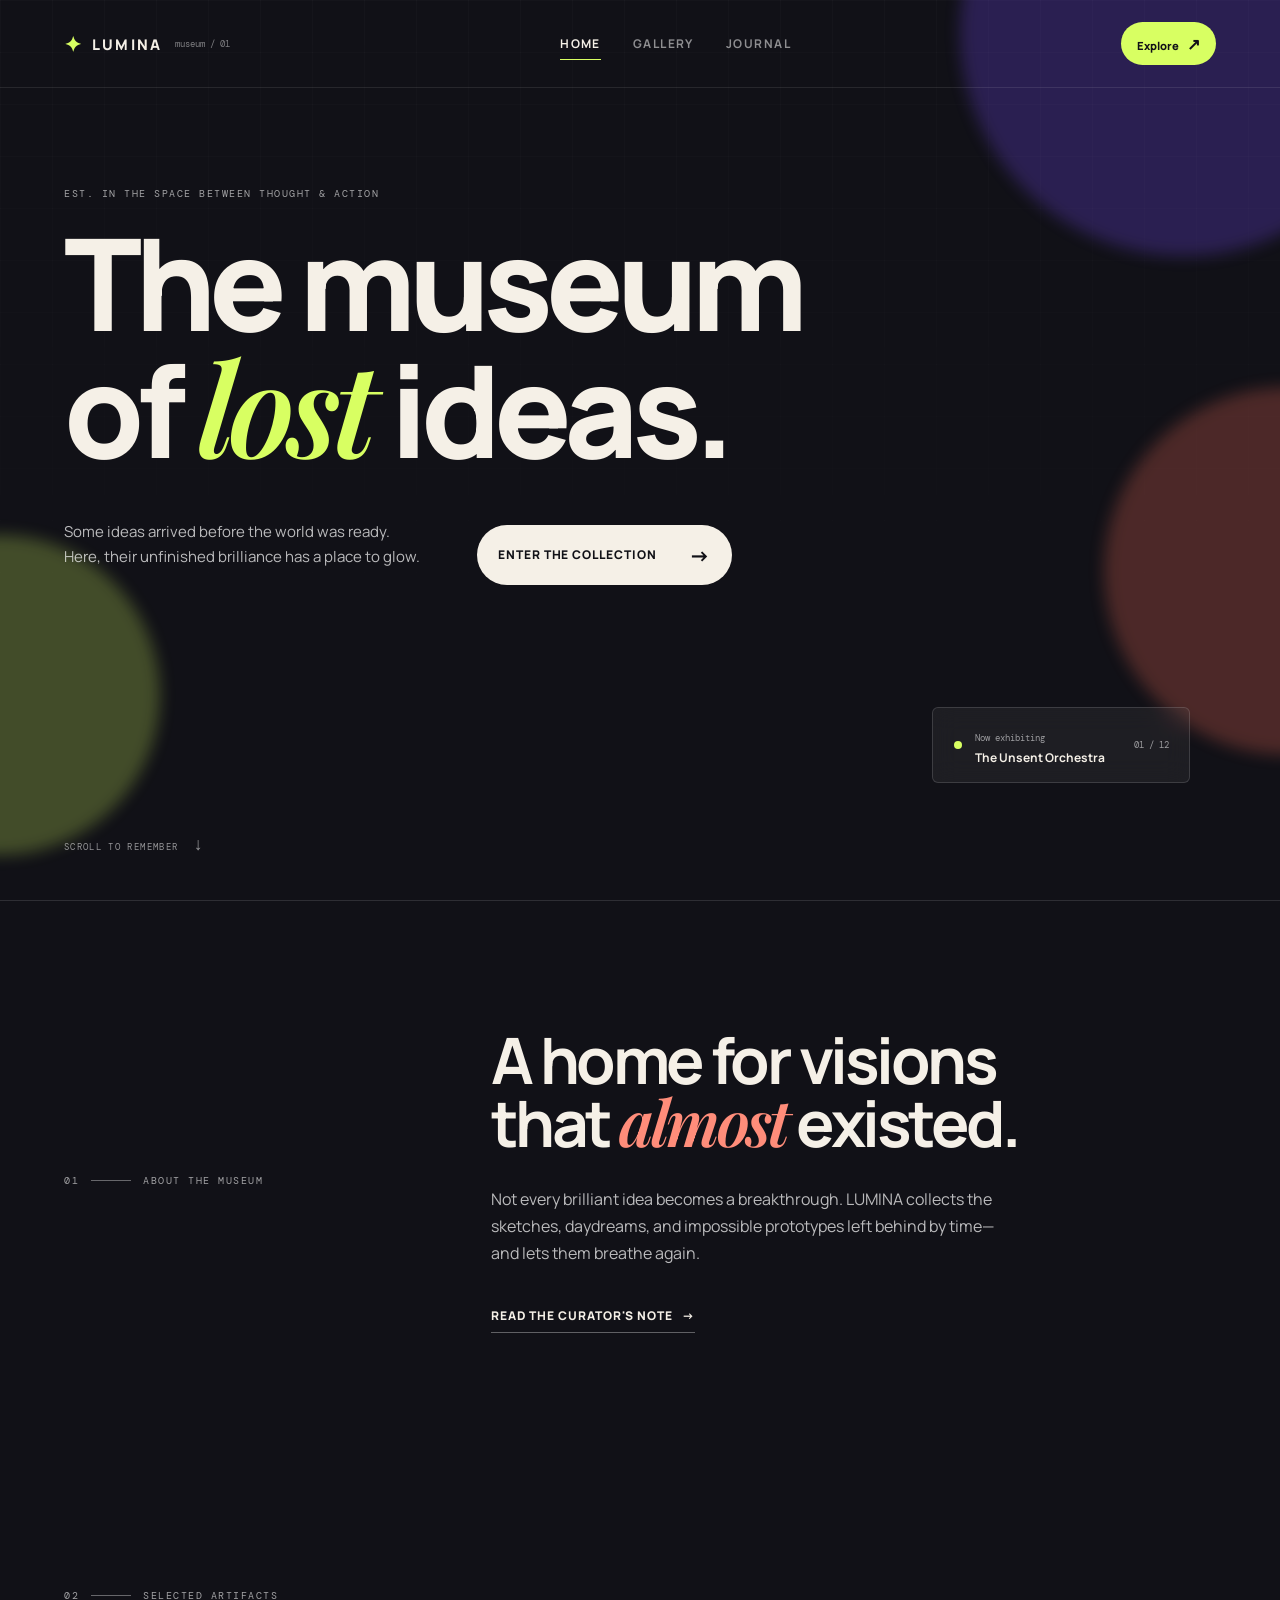
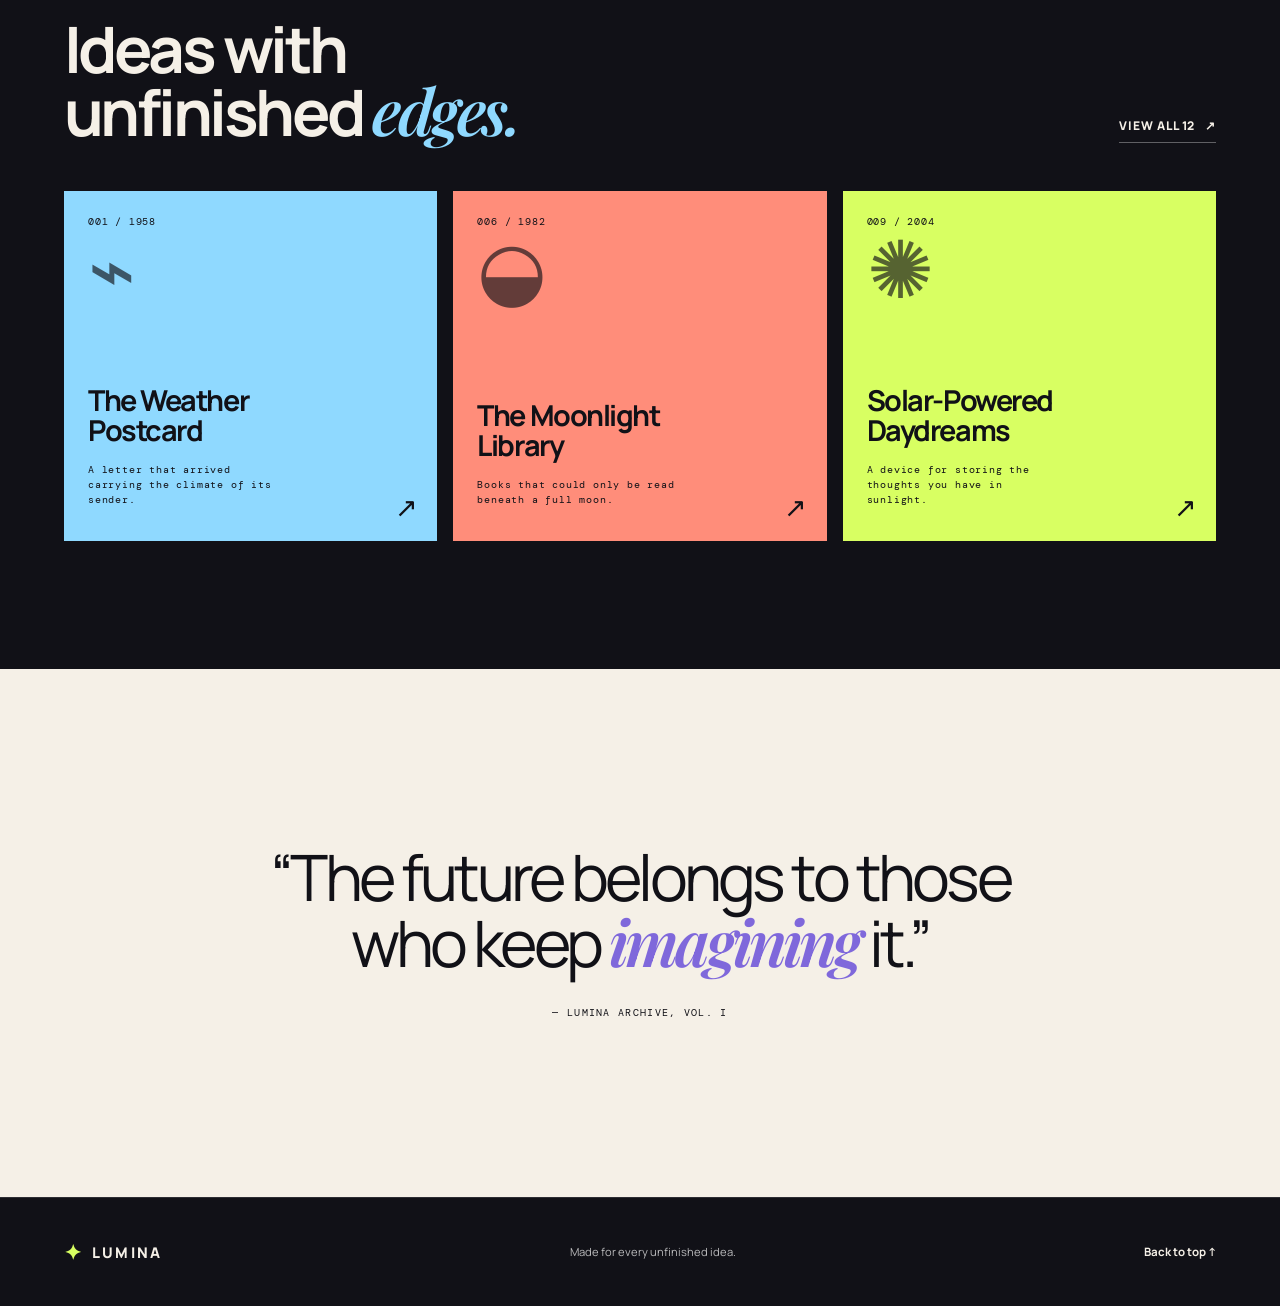
<file: index.html>
<!DOCTYPE html>
<html lang="en">
<head>
  <meta charset="UTF-8">
  <meta name="viewport" content="width=device-width, initial-scale=1.0">
  <meta name="description" content="LUMINA — The Museum of Lost Ideas. A digital home for inventions that never came to be.">
  <title>LUMINA — Museum of Lost Ideas</title>
  <link rel="preconnect" href="https://fonts.googleapis.com">
  <link rel="preconnect" href="https://fonts.gstatic.com" crossorigin>
  <link href="https://fonts.googleapis.com/css2?family=DM+Mono&family=Manrope:wght@400;500;600;700;800&family=Playfair+Display:ital,wght@0,600;0,700;1,600&display=swap" rel="stylesheet">
  <link rel="stylesheet" href="style.css">
</head>
<body>
  <div class="page-grid" aria-hidden="true"></div>
  <div class="orb orb-one" aria-hidden="true"></div><div class="orb orb-two" aria-hidden="true"></div><div class="orb orb-three" aria-hidden="true"></div>

  <header class="site-header">
    <a class="brand" href="index.html" aria-label="Lumina home"><span class="brand-mark">✦</span> LUMINA<small>museum / 01</small></a>
    <nav aria-label="Main navigation"><a class="active" href="index.html">Home</a><a href="gallery.html">Gallery</a><a href="journal.html">Journal</a></nav>
    <a class="menu-chip" href="gallery.html">Explore <span>↗</span></a>
  </header>

  <main>
    <section class="hero" aria-labelledby="hero-title">
      <p class="eyebrow reveal">Est. in the space between thought &amp; action</p>
      <h1 id="hero-title">The museum<br>of <em>lost</em> ideas.</h1>
      <div class="hero-bottom">
        <p class="hero-copy">Some ideas arrived before the world was ready. Here, their unfinished brilliance has a place to glow.</p>
        <a class="button button-primary" href="gallery.html">Enter the collection <span>→</span></a>
      </div>
      <aside class="artifact-tag glass-card"><span class="pulse"></span><div><small>Now exhibiting</small><strong>The Unsent Orchestra</strong></div><b>01 / 12</b></aside>
      <div class="scroll-note">Scroll to remember <span>↓</span></div>
    </section>

    <section class="intro-section section-pad" aria-labelledby="intro-title">
      <div class="section-number">01 <span></span> ABOUT THE MUSEUM</div>
      <div class="intro-content">
        <h2 id="intro-title">A home for visions<br>that <em>almost</em> existed.</h2>
        <p>Not every brilliant idea becomes a breakthrough. LUMINA collects the sketches, daydreams, and impossible prototypes left behind by time—and lets them breathe again.</p>
        <a class="text-link" href="journal.html">Read the curator's note <span>→</span></a>
      </div>
    </section>

    <section class="featured section-pad" aria-labelledby="featured-title">
      <div class="section-heading"><div><div class="section-number">02 <span></span> SELECTED ARTIFACTS</div><h2 id="featured-title">Ideas with<br>unfinished <em>edges.</em></h2></div><a class="text-link" href="gallery.html">View all 12 <span>↗</span></a></div>
      <div class="mini-exhibits">
        <article class="mini-card card-sky"><span>001 / 1958</span><div class="mini-icon">⌁</div><h3>The Weather<br>Postcard</h3><p>A letter that arrived carrying the climate of its sender.</p><a href="gallery.html" aria-label="View The Weather Postcard">↗</a></article>
        <article class="mini-card card-coral"><span>006 / 1982</span><div class="mini-icon">◒</div><h3>The Moonlight<br>Library</h3><p>Books that could only be read beneath a full moon.</p><a href="gallery.html" aria-label="View The Moonlight Library">↗</a></article>
        <article class="mini-card card-lime"><span>009 / 2004</span><div class="mini-icon">✺</div><h3>Solar-Powered<br>Daydreams</h3><p>A device for storing the thoughts you have in sunlight.</p><a href="gallery.html" aria-label="View Solar-Powered Daydreams">↗</a></article>
      </div>
    </section>

    <section class="quote-band" aria-label="Museum philosophy"><p>“The future belongs to those<br>who keep <em>imagining</em> it.”</p><span>— LUMINA ARCHIVE, VOL. I</span></section>
  </main>

  <footer><a class="brand" href="index.html"><span class="brand-mark">✦</span> LUMINA</a><p>Made for every unfinished idea.</p><a href="#top">Back to top ↑</a></footer>
</body>
</html>
</file>
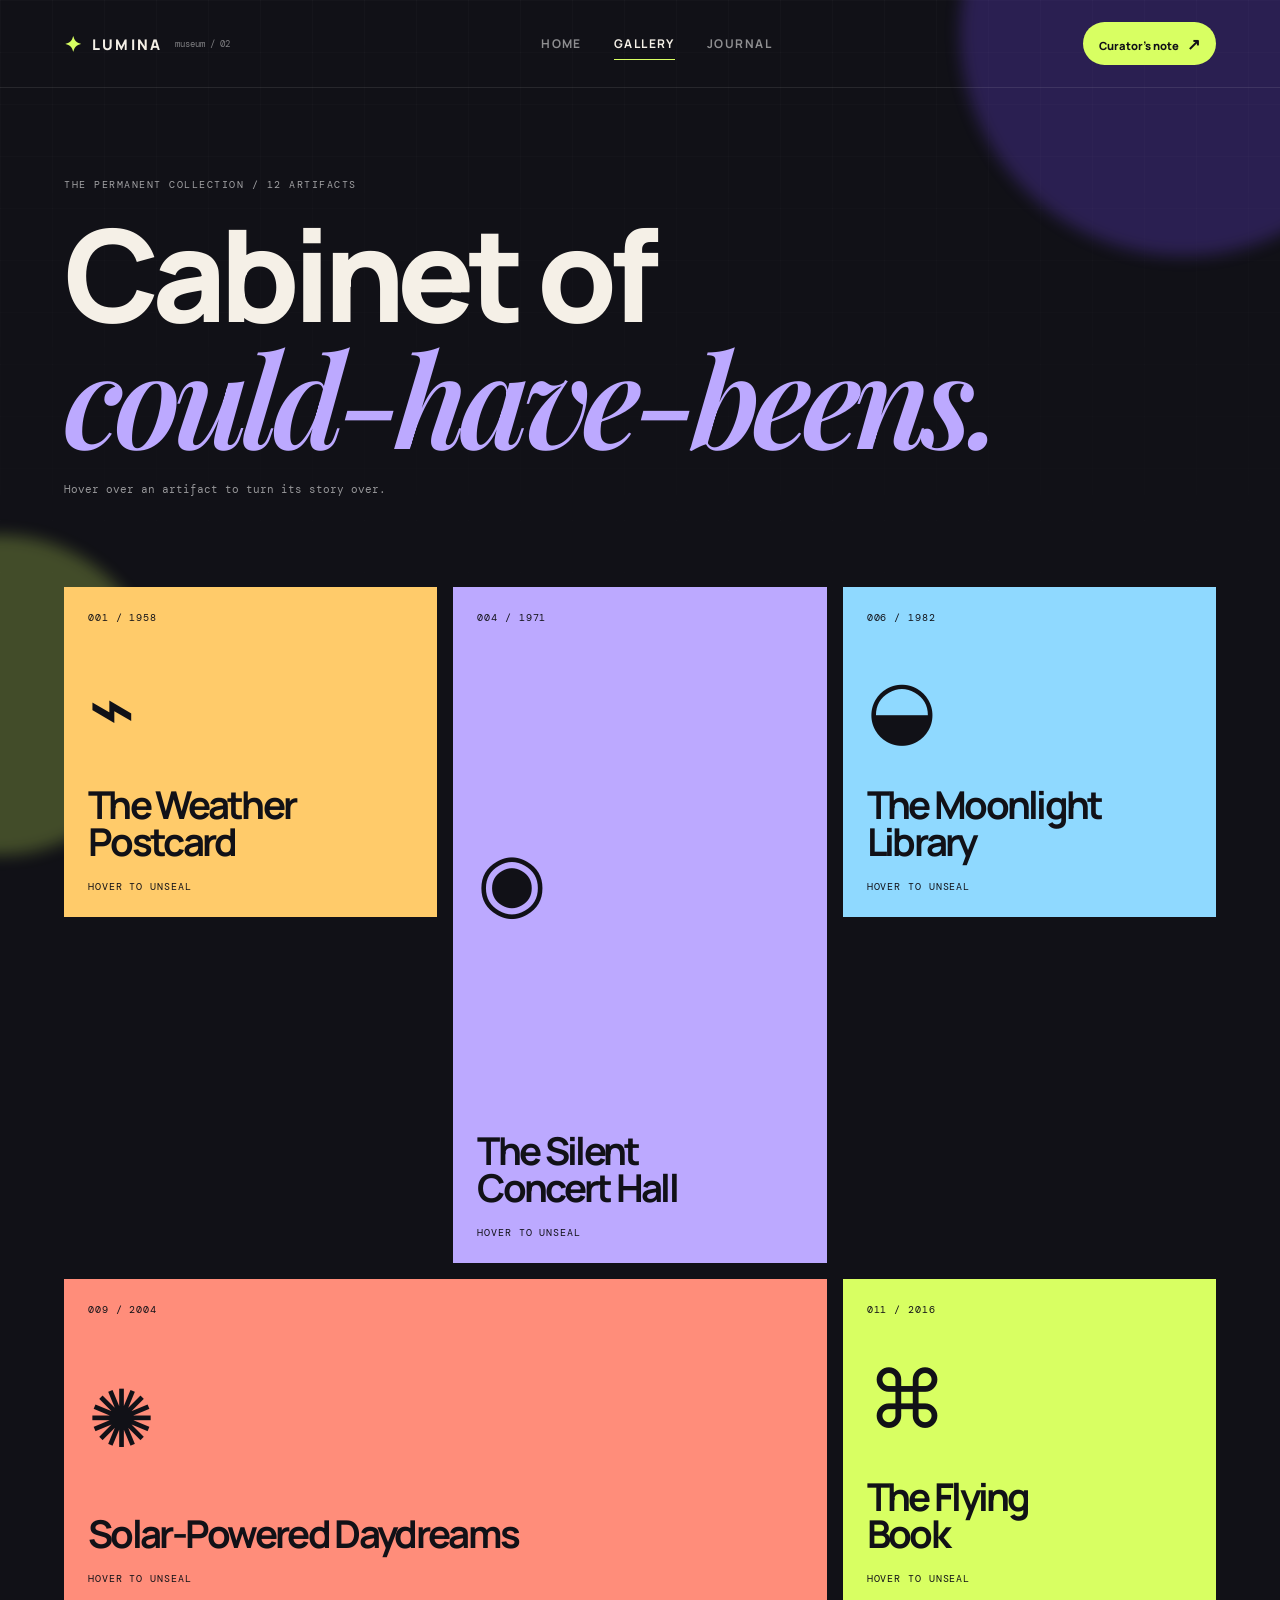
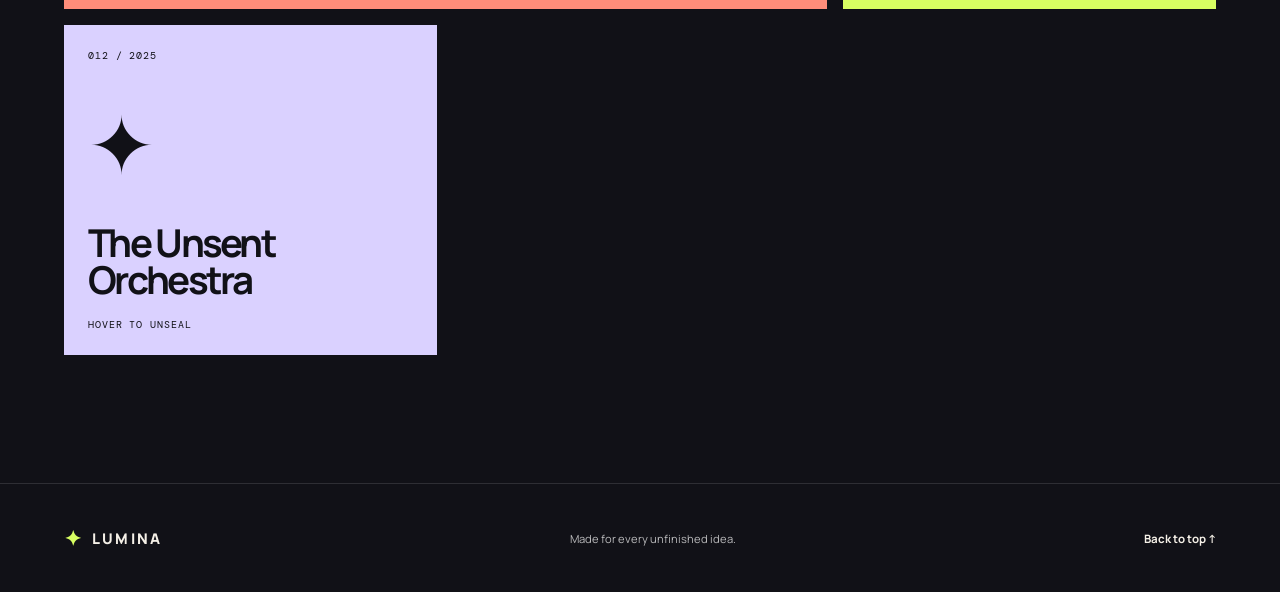
<file: gallery.html>
<!DOCTYPE html>
<html lang="en">
<head>
  <meta charset="UTF-8"><meta name="viewport" content="width=device-width, initial-scale=1.0">
  <meta name="description" content="Explore LUMINA's collection of lost ideas."><title>Gallery — LUMINA</title>
  <link rel="preconnect" href="https://fonts.googleapis.com"><link rel="preconnect" href="https://fonts.gstatic.com" crossorigin>
  <link href="https://fonts.googleapis.com/css2?family=DM+Mono&family=Manrope:wght@400;500;600;700;800&family=Playfair+Display:ital,wght@0,600;0,700;1,600&display=swap" rel="stylesheet"><link rel="stylesheet" href="style.css">
</head>
<body>
  <div class="page-grid" aria-hidden="true"></div><div class="orb orb-one" aria-hidden="true"></div><div class="orb orb-two" aria-hidden="true"></div>
  <header class="site-header"><a class="brand" href="index.html"><span class="brand-mark">✦</span> LUMINA<small>museum / 02</small></a><nav aria-label="Main navigation"><a href="index.html">Home</a><a class="active" href="gallery.html">Gallery</a><a href="journal.html">Journal</a></nav><a class="menu-chip" href="journal.html">Curator's note <span>↗</span></a></header>
  <main class="gallery-page">
    <section class="gallery-hero"><p class="eyebrow">The permanent collection / 12 artifacts</p><h1>Cabinet of<br><em>could-have-beens.</em></h1><p>Hover over an artifact to turn its story over.</p></section>
    <section class="gallery-grid" aria-label="Lost ideas collection">
      <article class="flip-card"><div class="flip-inner"><div class="flip-face face-amber"><span>001 / 1958</span><div class="glyph">⌁</div><h2>The Weather<br>Postcard</h2><small>HOVER TO UNSEAL</small></div><div class="flip-back"><span>THE WEATHER POSTCARD</span><p>A correspondence system that captured the exact breeze, scent, and temperature of where a letter was written.</p><b>Status: Lost in transit</b></div></div></article>
      <article class="flip-card tall"><div class="flip-inner"><div class="flip-face face-violet"><span>004 / 1971</span><div class="glyph">◉</div><h2>The Silent<br>Concert Hall</h2><small>HOVER TO UNSEAL</small></div><div class="flip-back"><span>THE SILENT CONCERT HALL</span><p>Musicians performed in absolute silence while an audience experienced the music directly through light.</p><b>Status: Never heard</b></div></div></article>
      <article class="flip-card"><div class="flip-inner"><div class="flip-face face-sky"><span>006 / 1982</span><div class="glyph">◒</div><h2>The Moonlight<br>Library</h2><small>HOVER TO UNSEAL</small></div><div class="flip-back"><span>THE MOONLIGHT LIBRARY</span><p>Pages printed in lunar ink appeared only under the full moon, one chapter at a time.</p><b>Status: Returned after dark</b></div></div></article>
      <article class="flip-card wide"><div class="flip-inner"><div class="flip-face face-coral"><span>009 / 2004</span><div class="glyph">✺</div><h2>Solar-Powered Daydreams</h2><small>HOVER TO UNSEAL</small></div><div class="flip-back"><span>SOLAR-POWERED DAYDREAMS</span><p>A small glass vessel that charged in daylight and projected its owner's warmest ideas after sunset.</p><b>Status: Waiting for sunrise</b></div></div></article>
      <article class="flip-card"><div class="flip-inner"><div class="flip-face face-lime"><span>011 / 2016</span><div class="glyph">⌘</div><h2>The Flying<br>Book</h2><small>HOVER TO UNSEAL</small></div><div class="flip-back"><span>THE FLYING BOOK</span><p>A library volume fitted with tiny paper wings, trained to find whichever reader needed it most.</p><b>Status: Still airborne</b></div></div></article>
      <article class="flip-card"><div class="flip-inner"><div class="flip-face face-ink"><span>012 / 2025</span><div class="glyph">✦</div><h2>The Unsent<br>Orchestra</h2><small>HOVER TO UNSEAL</small></div><div class="flip-back"><span>THE UNSENT ORCHESTRA</span><p>An instrument that played the melody hidden inside every message we chose not to send.</p><b>Status: In rehearsal</b></div></div></article>
    </section>
  </main>
  <footer><a class="brand" href="index.html"><span class="brand-mark">✦</span> LUMINA</a><p>Made for every unfinished idea.</p><a href="#top">Back to top ↑</a></footer>
</body></html>
</file>
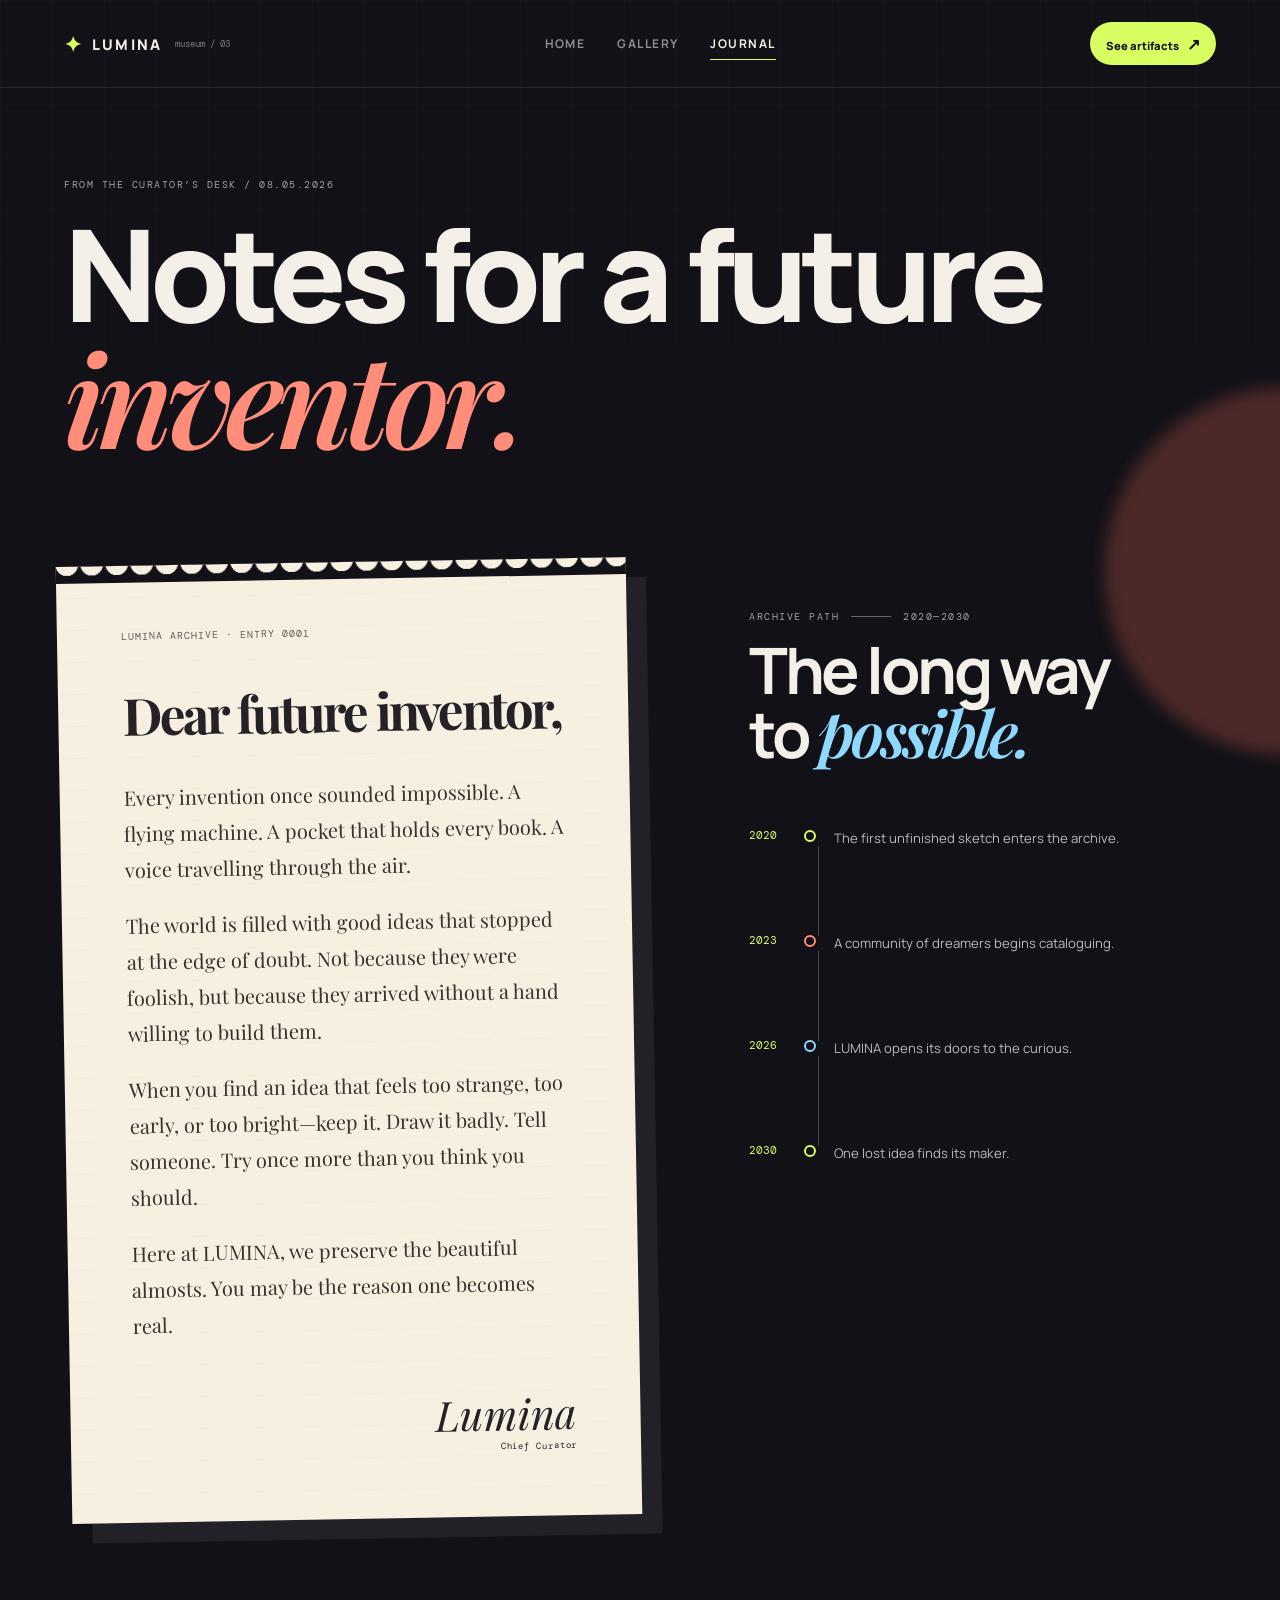
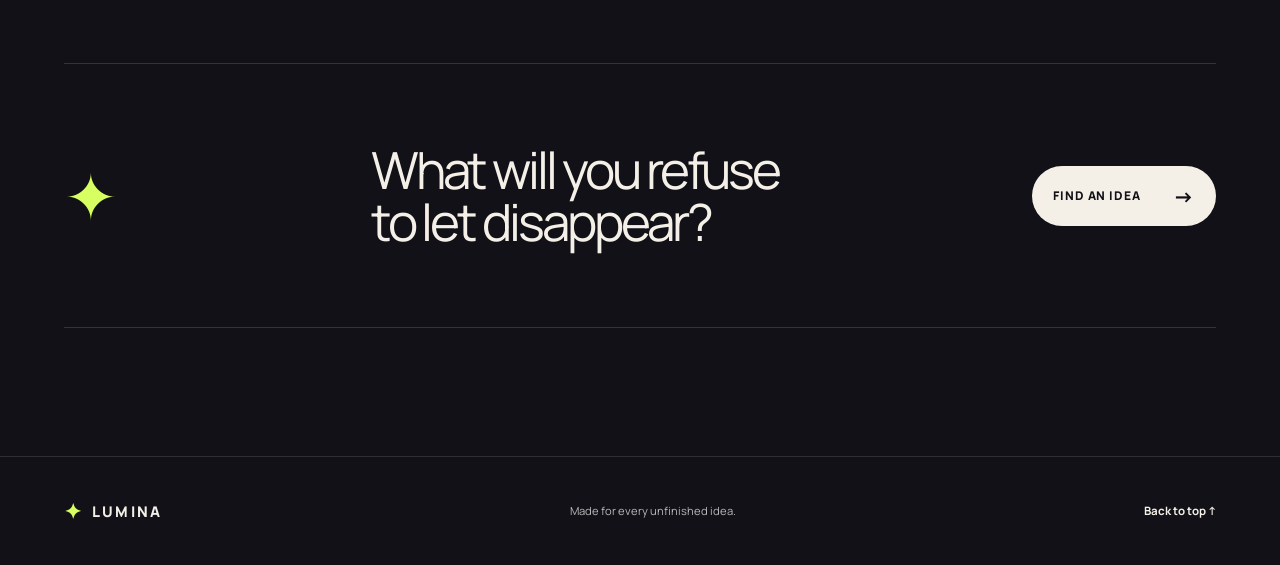
<file: journal.html>
<!DOCTYPE html>
<html lang="en">

<head>
    <meta charset="UTF-8">
    <meta name="viewport" content="width=device-width, initial-scale=1.0">
    <meta name="description" content="The curator's journal at LUMINA.">
    <title>Journal — LUMINA</title>
    <link rel="preconnect" href="https://fonts.googleapis.com">
    <link rel="preconnect" href="https://fonts.gstatic.com" crossorigin>
    <link
        href="https://fonts.googleapis.com/css2?family=DM+Mono&family=Manrope:wght@400;500;600;700;800&family=Playfair+Display:ital,wght@0,600;0,700;1,600&display=swap"
        rel="stylesheet">
    <link rel="stylesheet" href="style.css">
</head>

<body>
    <div class="page-grid" aria-hidden="true"></div>
    <div class="orb orb-three" aria-hidden="true"></div>
    <header class="site-header"><a class="brand" href="index.html"><span class="brand-mark">✦</span> LUMINA<small>museum
                / 03</small></a>
        <nav aria-label="Main navigation"><a href="index.html">Home</a><a href="gallery.html">Gallery</a><a
                class="active" href="journal.html">Journal</a></nav><a class="menu-chip" href="gallery.html">See
            artifacts <span>↗</span></a>
    </header>
    <main class="journal-page">
        <section class="journal-hero">
            <p class="eyebrow">From the curator’s desk / 08.05.2026</p>
            <h1>Notes for a future<br><em>inventor.</em></h1>
        </section>
        <div class="journal-layout">
            <article class="paper" aria-label="Curator letter">
                <div class="paper-hole"></div>
                <p class="letter-date">LUMINA ARCHIVE · ENTRY 0001</p>
                <h2>Dear future inventor,</h2>
                <p>Every invention once sounded impossible. A flying machine. A pocket that holds every book. A voice
                    travelling through the air.</p>
                <p>The world is filled with good ideas that stopped at the edge of doubt. Not because they were foolish,
                    but because they arrived without a hand willing to build them.</p>
                <p>When you find an idea that feels too strange, too early, or too bright—keep it. Draw it badly. Tell
                    someone. Try once more than you think you should.</p>
                <p>Here at LUMINA, we preserve the beautiful almosts. You may be the reason one becomes real.</p>
                <div class="signature">Lumina <small>Chief Curator</small></div>
            </article>
            <aside class="timeline" aria-labelledby="timeline-title">
                <div class="section-number">ARCHIVE PATH <span></span> 2020—2030</div>
                <h2 id="timeline-title">The long way<br>to <em>possible.</em></h2>
                <ol>
                    <li><b>2020</b><span></span>
                        <p>The first unfinished sketch enters the archive.</p>
                    </li>
                    <li><b>2023</b><span></span>
                        <p>A community of dreamers begins cataloguing.</p>
                    </li>
                    <li><b>2026</b><span></span>
                        <p>LUMINA opens its doors to the curious.</p>
                    </li>
                    <li><b>2030</b><span></span>
                        <p>One lost idea finds its maker.</p>
                    </li>
                </ol>
            </aside>
        </div>
        <section class="callout"><span class="spark">✦</span>
            <p>What will you refuse<br>to let disappear?</p><a class="button button-primary" href="gallery.html">Find an
                idea <span>→</span></a>
        </section>
    </main>
    <footer><a class="brand" href="index.html"><span class="brand-mark">✦</span> LUMINA</a>
        <p>Made for every unfinished idea.</p><a href="#top">Back to top ↑</a>
    </footer>
</body>

</html>
</file>
<file: style.css>
/* LUMINA — Shared stylesheet | HTML5 + CSS3 only */
:root{--ink:#111117;--paper:#f5f0e7;--lime:#d8ff62;--coral:#ff8d7a;--sky:#8fd9ff;--violet:#bca9ff;--mono:'DM Mono',monospace;--sans:'Manrope',sans-serif;--serif:'Playfair Display',serif}*{box-sizing:border-box}html{scroll-behavior:smooth}body{margin:0;background:var(--ink);color:var(--paper);font-family:var(--sans);overflow-x:hidden}.page-grid{position:fixed;inset:0;z-index:-3;background-image:linear-gradient(#ffffff09 1px,transparent 1px),linear-gradient(90deg,#ffffff09 1px,transparent 1px);background-size:52px 52px;mask-image:linear-gradient(to bottom,#0008,transparent 80%);animation:gridMove 18s linear infinite}.orb{position:fixed;z-index:-2;border-radius:50%;filter:blur(8px);opacity:.25;animation:float 13s ease-in-out infinite}.orb-one{width:28rem;height:28rem;background:#7a4dff;top:-12rem;right:-8rem}.orb-two{width:20rem;height:20rem;background:#d8ff62;bottom:5%;left:-10rem;animation-delay:-5s}.orb-three{width:23rem;height:23rem;background:#ff715b;top:43%;right:-12rem;animation-delay:-8s}@keyframes gridMove{to{background-position:52px 52px}}@keyframes float{50%{transform:translate(50px,70px) scale(1.12)}}
.site-header{height:88px;max-width:1400px;margin:auto;padding:0 5vw;display:flex;align-items:center;justify-content:space-between;border-bottom:1px solid #ffffff18}.brand{color:var(--paper);font-weight:800;letter-spacing:.16em;text-decoration:none;font-size:.92rem;display:flex;gap:.45rem;align-items:center}.brand-mark{color:var(--lime);font-size:1.3rem}.brand small{font:9px var(--mono);color:#ffffff75;letter-spacing:0;margin-left:.3rem}nav{display:flex;gap:2rem}nav a{color:#ffffff86;text-decoration:none;font-size:.75rem;font-weight:700;text-transform:uppercase;letter-spacing:.12em;position:relative}nav a:after{content:'';position:absolute;bottom:-8px;left:0;width:0;height:1px;background:var(--lime);transition:.3s}nav a:hover,nav a.active{color:var(--paper)}nav a:hover:after,nav a.active:after{width:100%}.menu-chip{color:var(--ink);background:var(--lime);border-radius:100px;padding:.65rem 1rem;text-decoration:none;font-size:.7rem;font-weight:800}.menu-chip span{font-size:1rem;margin-left:.35rem}.section-pad{max-width:1400px;margin:auto;padding:8rem 5vw}.eyebrow,.section-number{font:10px var(--mono);letter-spacing:.15em;text-transform:uppercase;color:#ffffff9b}.section-number{display:flex;gap:12px;align-items:center}.section-number span{height:1px;width:40px;background:currentColor;opacity:.6}h1,h2,h3,p{margin-top:0}h1,h2{letter-spacing:-.055em;line-height:.96}h1{font-size:clamp(4rem,10vw,9.5rem);font-weight:800}h2{font-size:clamp(2.7rem,5vw,5.5rem);font-weight:700}em{font-family:var(--serif);font-weight:600}p{line-height:1.7;color:#ffffffb5}.hero{min-height:calc(100vh - 88px);max-width:1400px;margin:auto;padding:11vh 5vw 6vh;position:relative}.hero h1{margin:1.3rem 0 3rem}.hero h1 em{color:var(--lime)}.hero-bottom{display:flex;align-items:flex-end;gap:3rem}.hero-copy{max-width:365px;font-size:.94rem}.button{display:inline-flex;align-items:center;gap:2rem;padding:1rem 1.3rem;border-radius:100px;text-decoration:none;font-size:.75rem;font-weight:800;text-transform:uppercase;letter-spacing:.08em;transition:.3s}.button-primary{background:var(--paper);color:var(--ink)}.button-primary:hover{background:var(--lime);transform:translateY(-5px);box-shadow:0 14px 35px #d8ff6250}.button span{font-size:1.3rem}.glass-card{background:#ffffff0e;border:1px solid #ffffff24;backdrop-filter:blur(12px)}.artifact-tag{position:absolute;right:7vw;bottom:13vh;padding:1rem 1.3rem;border-radius:6px;display:flex;align-items:center;gap:.8rem}.artifact-tag small,.artifact-tag b{font:9px var(--mono);color:#ffffff90}.artifact-tag strong{font-size:.75rem;display:block;margin-top:.2rem}.artifact-tag b{margin-left:1rem}.pulse{width:8px;height:8px;border-radius:50%;background:var(--lime);box-shadow:0 0 0 0 #d8ff6290;animation:pulse 2s infinite}@keyframes pulse{70%{box-shadow:0 0 0 8px transparent}}.scroll-note{position:absolute;bottom:5vh;font:9px var(--mono);letter-spacing:.15em;text-transform:uppercase;color:#ffffff8d}.scroll-note span{margin-left:.5rem;font-size:1.1rem}.intro-section{display:grid;grid-template-columns:1fr 2fr;gap:4rem;border-top:1px solid #ffffff20}.intro-content{max-width:780px}.intro-content h2{margin-bottom:2rem}.intro-content em{color:var(--coral)}.intro-content p{max-width:520px}.text-link{display:inline-flex;margin-top:1.5rem;gap:.6rem;color:var(--paper);text-decoration:none;font-size:.75rem;font-weight:800;text-transform:uppercase;letter-spacing:.08em;border-bottom:1px solid #ffffff55;padding-bottom:.45rem;transition:.25s}.text-link:hover{color:var(--lime);border-color:var(--lime);transform:translateX(5px)}.section-heading{display:flex;justify-content:space-between;align-items:end;margin-bottom:3rem}.section-heading h2{margin:1rem 0 0}.section-heading em{color:var(--sky)}.mini-exhibits{display:grid;grid-template-columns:repeat(3,1fr);gap:1rem}.mini-card{min-height:350px;color:var(--ink);padding:1.5rem;display:flex;flex-direction:column;position:relative;overflow:hidden;transition:transform .35s}.mini-card:hover{transform:translateY(-10px) rotate(-1deg)}.mini-card span,.mini-card p{font:10px var(--mono);color:var(--ink);letter-spacing:.08em}.mini-card h3{font-size:1.8rem;line-height:1.05;letter-spacing:-.05em;margin:auto 0 1rem}.mini-card p{line-height:1.5;max-width:200px}.mini-card a{color:var(--ink);text-decoration:none;font-size:1.7rem;position:absolute;right:1.2rem;bottom:1rem}.mini-icon{font-size:5rem;line-height:1;opacity:.65}.card-sky{background:var(--sky)}.card-coral{background:var(--coral)}.card-lime{background:var(--lime)}.quote-band{padding:11rem 5vw;text-align:center;background:var(--paper);color:var(--ink)}.quote-band p{font-size:clamp(2.5rem,5vw,5.5rem);letter-spacing:-.06em;line-height:1;color:var(--ink);margin-bottom:1.5rem}.quote-band em{color:#7f68db}.quote-band span{font:10px var(--mono);letter-spacing:.13em}footer{max-width:1400px;margin:auto;padding:2.5rem 5vw;display:flex;justify-content:space-between;align-items:center;border-top:1px solid #ffffff20;font-size:.72rem}footer p{margin:0;font-size:.7rem}footer>a:last-child{color:var(--paper);text-decoration:none;font-weight:700}
/* Gallery */.gallery-page{max-width:1400px;margin:auto;padding:0 5vw 8rem}.gallery-hero{padding:10vh 0 5rem}.gallery-hero h1{margin:1.3rem 0}.gallery-hero h1 em{color:var(--violet)}.gallery-hero>p:last-child{font:11px var(--mono);color:#ffffff8f}.gallery-grid{display:grid;grid-template-columns:repeat(3,1fr);grid-auto-rows:330px;gap:1rem}.flip-card{perspective:1200px}.flip-card.tall{grid-row:span 2}.flip-card.wide{grid-column:span 2}.flip-inner{width:100%;height:100%;position:relative;transform-style:preserve-3d;transition:transform .75s cubic-bezier(.2,.75,.2,1)}.flip-card:hover .flip-inner,.flip-card:focus-within .flip-inner{transform:rotateY(180deg)}.flip-face,.flip-back{position:absolute;inset:0;padding:1.5rem;backface-visibility:hidden;display:flex;flex-direction:column}.flip-face{color:var(--ink)}.flip-face span,.flip-face small,.flip-back span,.flip-back b{font:10px var(--mono);letter-spacing:.09em}.flip-face .glyph{font-size:5rem;margin:auto 0}.flip-face h2{font-size:clamp(1.8rem,3vw,3rem);margin:0;letter-spacing:-.07em}.flip-face small{margin-top:1.2rem}.flip-back{background:#201d2a;color:var(--paper);transform:rotateY(180deg);justify-content:space-between;border:1px solid #ffffff30}.flip-back p{font-size:1rem;line-height:1.6;margin:auto 0}.flip-back b{color:var(--lime)}.face-amber{background:#ffcb6a}.face-violet{background:var(--violet)}.face-sky{background:var(--sky)}.face-coral{background:var(--coral)}.face-lime{background:var(--lime)}.face-ink{background:#dad1ff}
/* Journal */.journal-page{max-width:1400px;margin:auto;padding:0 5vw 8rem}.journal-hero{padding:10vh 0 5rem}.journal-hero h1{margin:1.3rem 0}.journal-hero em{color:var(--coral)}.journal-layout{display:grid;grid-template-columns:1.1fr .9fr;gap:9vw;align-items:start}.paper{background:#f7f0e1;color:#242127;padding:clamp(2rem,5vw,5rem);position:relative;box-shadow:20px 20px 0 #ffffff12;transform:rotate(-1deg)}.paper:before{content:'';position:absolute;inset:0;background:repeating-linear-gradient(transparent,transparent 31px,#c5bda91c 32px);pointer-events:none}.paper>*{position:relative}.paper-hole{position:absolute;top:0;left:0;width:100%;height:17px;background:radial-gradient(circle at 11px -2px,transparent 11px,#111117 11.5px) repeat-x;background-size:25px 20px}.letter-date{font:10px var(--mono);letter-spacing:.1em;color:#615d58;margin-bottom:3rem}.paper h2{font-family:var(--serif);font-size:clamp(2.4rem,4vw,4.7rem);margin-bottom:2.5rem}.paper p:not(.letter-date){font-family:var(--serif);font-size:1.25rem;color:#37322d;line-height:1.8}.signature{font:italic 2.6rem var(--serif);margin:3rem 0 0;text-align:right}.signature small{font:9px var(--mono);font-style:normal;display:block;letter-spacing:.1em}.timeline{padding-top:3rem}.timeline h2{margin:1rem 0 4rem}.timeline em{color:var(--sky)}.timeline ol{padding:0;margin:0;list-style:none}.timeline li{display:grid;grid-template-columns:55px 30px 1fr;min-height:105px;position:relative}.timeline li:after{content:'';width:1px;background:#ffffff38;position:absolute;left:69px;top:18px;height:90px}.timeline li:last-child:after{display:none}.timeline li b{font:11px var(--mono);color:var(--lime)}.timeline li span{width:12px;height:12px;border:2px solid var(--lime);border-radius:50%;margin-top:2px;background:var(--ink);z-index:1}.timeline li:nth-child(2) span{border-color:var(--coral)}.timeline li:nth-child(3) span{border-color:var(--sky)}.timeline p{font-size:.82rem;line-height:1.6;margin:0}.callout{margin-top:9rem;border-top:1px solid #ffffff25;border-bottom:1px solid #ffffff25;padding:5rem 0;display:flex;align-items:center;justify-content:space-between}.spark{font-size:4rem;color:var(--lime);animation:spin 11s linear infinite}@keyframes spin{to{transform:rotate(360deg)}}.callout p{font-size:clamp(2rem,4vw,4rem);line-height:1;letter-spacing:-.06em;color:var(--paper);margin:0}
@media (max-width:760px){.site-header{height:72px}.site-header nav{display:none}.brand small,.menu-chip{display:none}.hero{min-height:calc(100vh - 72px);padding-top:16vh}.hero-bottom{display:block}.hero-copy{margin-bottom:1.5rem}.artifact-tag{right:5vw;bottom:12vh}.artifact-tag b{display:none}.intro-section,.journal-layout{grid-template-columns:1fr;gap:2.5rem}.section-pad{padding-top:5rem;padding-bottom:5rem}.section-heading{display:block}.section-heading>.text-link{margin-top:1.5rem}.mini-exhibits{grid-template-columns:1fr}.mini-card{min-height:280px}.gallery-hero,.journal-hero{padding:7vh 0 4rem}.gallery-grid{grid-template-columns:1fr;grid-auto-rows:330px}.flip-card.tall,.flip-card.wide{grid-row:auto;grid-column:auto}.paper{transform:none}.timeline{padding-top:1rem}.callout{margin-top:5rem;display:block}.callout p{margin:1.5rem 0 2rem}.quote-band{padding:7rem 5vw}footer{gap:1rem}footer p{display:none}}@media (prefers-reduced-motion:reduce){*,*:before,*:after{animation-duration:.01ms!important;animation-iteration-count:1!important;scroll-behavior:auto!important}.flip-inner{transition:none}}
</file>
